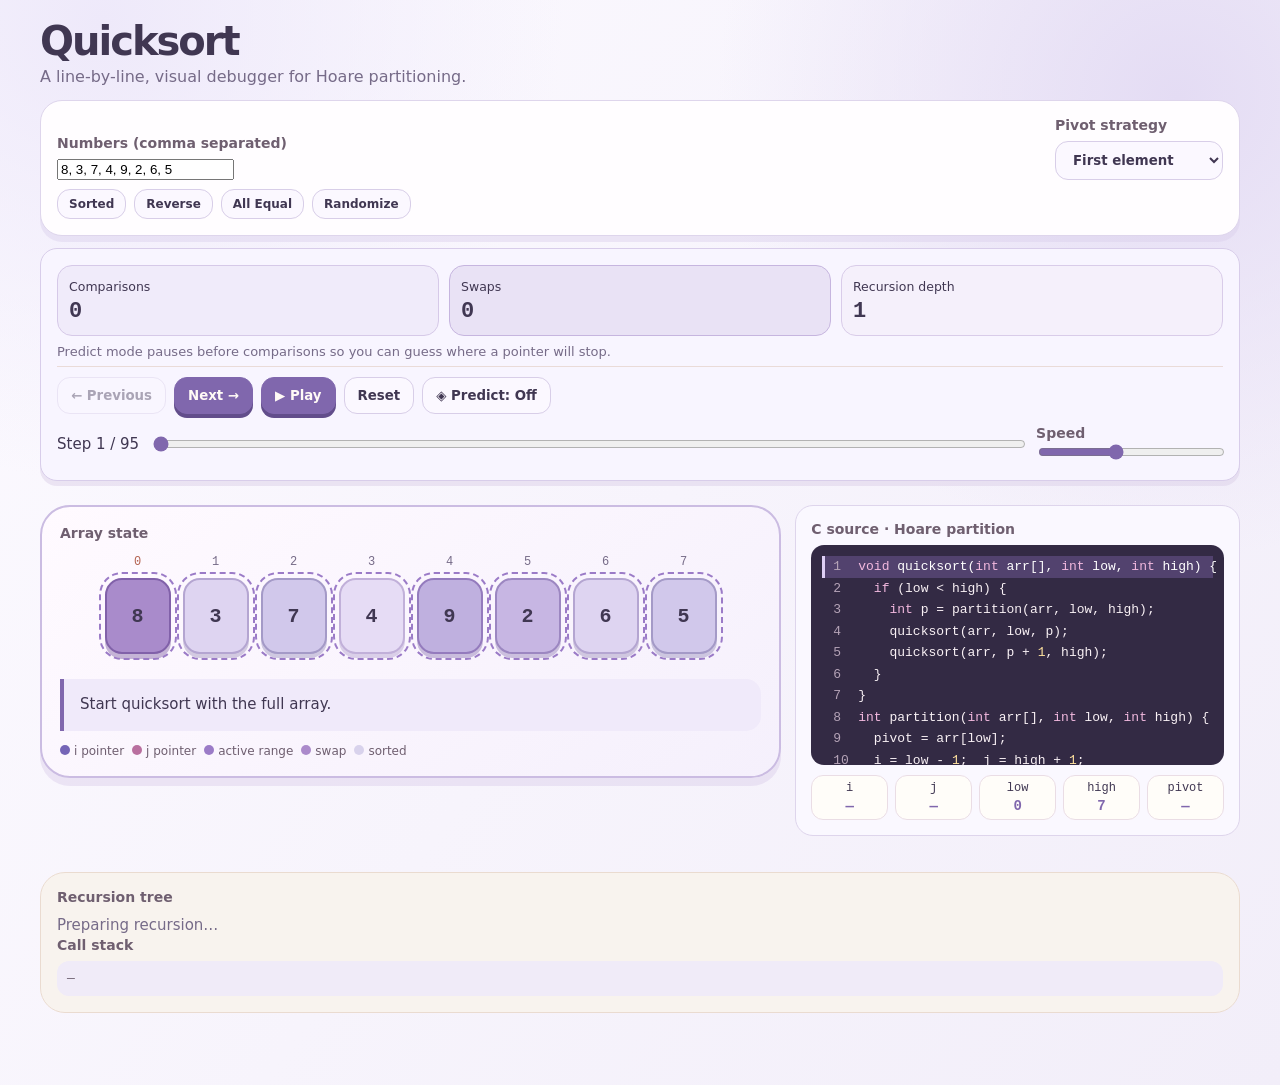
<file: index.html>
<!doctype html>
<html lang="en"><head><meta charset="utf-8"><meta name="viewport" content="width=device-width,initial-scale=1"><title>Quicksort Studio</title><link rel="icon" href="data:image/svg+xml,%3Csvg xmlns='http://www.w3.org/2000/svg' viewBox='0 0 64 64'%3E%3Crect width='64' height='64' rx='14' fill='%2314b8a6'/%3E%3Cpath d='M18 17h28v7H27l19 16-5 6-19-16v17h-7V17h3z' fill='white'/%3E%3C/svg%3E"><style>
:root{--ink:#463a4b;--muted:#817282;--paper:#fffaf3;--paper2:#f6eef7;--line:#e5d8dc;--rose:#ef8e9a;--peri:#8290dc;--coral:#eb7867;--butter:#f5d987;--sage:#b7d3b1;--sky:#acd9ef;--lilac:#cfb8e7;--mint:#b9ddd0;--warm:#f3b36f}*{box-sizing:border-box}html{scroll-behavior:smooth}body{margin:0;background:radial-gradient(circle at 8% 5%,#f8dfe3 0,transparent 28%),radial-gradient(circle at 92% 10%,#dceeee 0,transparent 30%),linear-gradient(120deg,#fffbf4,#f7f0fb);color:var(--ink);font:15px ui-rounded,"Nunito",Quicksand,system-ui,sans-serif;min-height:100vh}.app{max-width:1260px;margin:auto;padding:34px 20px 60px;animation:in .45s ease}@keyframes in{from{opacity:0;transform:translateY(8px)}to{opacity:1;transform:none}}h1{margin:0;font-size:clamp(32px,5vw,47px);letter-spacing:-2px;font-weight:800}h1 span{color:var(--coral)}.lead{color:var(--muted);margin:6px 0 25px;font-size:16px}.card{background:#fffdf9;border:1.5px solid var(--line);border-radius:22px;padding:20px;margin:16px 0;box-shadow:0 8px 0 #eadde180}.controls-top{display:grid;grid-template-columns:1fr auto;gap:14px;align-items:end}label,.section-label{display:block;color:#6f5f70;font-size:14px;font-weight:750;letter-spacing:0;text-transform:none;margin-bottom:8px}input[type=text]{width:100%;border:1.5px solid #decfd4;background:#fffdf9;color:var(--ink);border-radius:13px;padding:13px;font:15px ui-rounded,system-ui,sans-serif;outline:none}input:focus,select:focus,button:focus-visible{outline:3px solid #8290dc66;outline-offset:2px;border-color:var(--peri)}button,select{border:1.5px solid #ddcdd3;background:#fffaf3;color:var(--ink);padding:10px 13px;border-radius:13px;font-family:inherit;font-weight:700;cursor:pointer;transition:transform .18s ease,background .18s ease,box-shadow .18s ease}button:hover,select:hover{transform:translateY(-2px);background:#fff0df;box-shadow:0 4px 0 #e6d8d680}button:active{transform:translateY(0);box-shadow:none}button.primary{background:var(--coral);color:#fffaf6;border-color:var(--coral);box-shadow:0 4px 0 #c95d5f}button.primary:hover{background:#e66c68}button:disabled{opacity:.42;cursor:not-allowed;transform:none;box-shadow:none}.presets,.actions,.legend{display:flex;gap:8px;flex-wrap:wrap;margin-top:13px}.chip{font-size:12px;padding:7px 11px}.main-grid{display:grid;grid-template-columns:minmax(0,1.25fr) minmax(310px,.75fr);gap:19px;align-items:start}.main-grid .card:first-child{background:linear-gradient(145deg,#fffefa,#fff0e7);border:2px solid #f0bd9f;border-radius:30px;padding:25px;box-shadow:0 12px 0 #edcdbb66}.main-grid .card:nth-child(2){background:#faf7fc;border-radius:18px;box-shadow:none}.array-wrap{overflow-x:auto;padding:37px 8px 31px}.array{display:flex;gap:12px;min-width:max-content;justify-content:center}.box{width:66px;height:76px;display:grid;place-items:center;background:var(--butter);border:2px solid #e5c96e;border-radius:17px;font:700 20px "SFMono-Regular",Consolas,monospace;position:relative;transition:background .28s,border-color .28s,box-shadow .28s,transform .28s;box-shadow:0 5px 0 #d5bd7266}.box:nth-child(5n+1){background:var(--blush,#f4c6d1);border-color:#dd9fac;box-shadow:0 5px 0 #d28f9b66}.box:nth-child(5n+2){background:var(--butter);border-color:#e5c96e}.box:nth-child(5n+3){background:var(--sky);border-color:#8dbed7;box-shadow:0 5px 0 #7baec566}.box:nth-child(5n+4){background:var(--sage);border-color:#91b88b;box-shadow:0 5px 0 #83a87e66}.box:nth-child(5n){background:var(--lilac);border-color:#b69bce;box-shadow:0 5px 0 #a987c466}.box:after{content:attr(data-index);position:absolute;top:-25px;color:var(--muted);font:12px "SFMono-Regular",Consolas,monospace}.box.i:before,.box.j:before{position:absolute;bottom:-28px;padding:3px 8px;border-radius:99px;color:#fff;font:700 11px ui-rounded,system-ui,sans-serif;z-index:2}.box.i:before{content:'i';background:var(--peri)}.box.j:before{content:'j';background:var(--rose)}.box.i{border-color:var(--peri);box-shadow:0 0 0 4px #8290dc35,0 6px 0 #6e7cbd66}.box.j{border-color:var(--rose);box-shadow:0 0 0 4px #ef8e9a35,0 6px 0 #d8778566}.box.active{outline:2px dashed var(--coral);outline-offset:4px}.box.sorted{background:var(--mint);border-color:#83b7a3;box-shadow:0 5px 0 #70a69166}.box.swapped{animation:bounce .65s cubic-bezier(.2,.8,.2,1)}@keyframes bounce{25%{transform:translateY(-15px) rotate(-4deg);box-shadow:0 0 0 7px #f3b36f55,0 11px 0 #e0a25f77}55%{transform:translateY(2px) rotate(3deg)}75%{transform:translateY(-5px) rotate(-1deg)}}.why{border-left:4px solid var(--coral);background:#fff4e8;padding:14px 16px;border-radius:0 15px 15px 0;line-height:1.5;min-height:52px}.code{font:13px "SFMono-Regular",Consolas,monospace;line-height:1.72;white-space:pre;overflow:auto;background:#352e3a;color:#f9f1f5;border-radius:13px;padding:11px}.code div{padding:1px 8px;border-left:3px solid transparent}.code .on{background:#ef8e9a42;border-left-color:#ffd8a0;color:#fff}.ln{color:#b5a3b7;display:inline-block;width:25px}.kw{color:#f2b9df}.num{color:#ffe29e}.debug{display:grid;grid-template-columns:repeat(5,1fr);gap:7px;margin-top:13px}.debug div{background:#fffdf9;border:1.5px solid #eadde5;border-radius:12px;text-align:center;padding:7px 2px;font:12px "SFMono-Regular",Consolas,monospace}.debug b{display:block;color:#cf6875;font-size:14px;margin-top:3px}.stats{display:grid;grid-template-columns:repeat(3,1fr);gap:10px}.stat{background:#fff8e8;border:1.5px solid #f1db9b;border-radius:15px;padding:11px}.stat:nth-child(2){background:#f4effa;border-color:#d9c6ea}.stat:nth-child(3){background:#eaf7f0;border-color:#bfdec9}.stat b{display:block;font:700 22px "SFMono-Regular",Consolas,monospace;color:var(--ink);margin-top:4px}.progress-row{display:grid;grid-template-columns:auto 1fr auto;gap:12px;align-items:center;margin-top:14px}input[type=range]{accent-color:var(--coral);width:100%}.tree{min-height:0;overflow-x:auto;padding:8px 0}.tree-inner{display:flex;gap:12px;align-items:flex-start;min-width:max-content}.node{background:#fff7e8;border:1.5px solid #efdba3;border-radius:14px;padding:8px 11px;font:12px "SFMono-Regular",Consolas,monospace;position:relative}.node:not(:last-child):after{content:'→';position:absolute;right:-18px;color:#bc9fb0;font:17px ui-rounded,system-ui,sans-serif}.node.active{border-color:var(--coral);box-shadow:0 0 0 4px #eb786733}.node.done{background:#eaf7f0;border-color:#9fcaae}.stack{font:13px "SFMono-Regular",Consolas,monospace;color:#6d6070;min-height:0;background:#f6eef7;border-radius:12px;padding:10px}.legend{font-size:12px;color:#6f5f70}.dot{width:10px;height:10px;border-radius:50%;display:inline-block;margin-right:4px}.predict{margin-top:12px;padding:12px;background:#f0e8fb;border:1.5px solid #d3c0eb;border-radius:14px}.predict input{width:75px;padding:7px;background:#fffdf9;border:1px solid #d6c4dd;color:var(--ink);border-radius:8px}.error{color:#ba5366;margin-top:10px}.hide{display:none}#viz>.card:nth-of-type(1){background:#fffdf9;border-radius:17px;box-shadow:none}#viz>.card:nth-of-type(2){background:#f8f3ee;border-radius:25px;border-color:#eadbd0;box-shadow:none}.actions{border-top:1px solid #eadbd8;padding-top:14px}.predict-help{color:var(--muted);font-size:13px;margin:12px 0 -2px}@media(max-width:760px){.app{padding:22px 12px}.controls-top,.main-grid{grid-template-columns:1fr}.actions{display:grid;grid-template-columns:1fr 1fr}.actions button{width:100%}.debug{grid-template-columns:repeat(5,1fr)}.box{width:54px;height:62px;font-size:16px}.card,.main-grid .card:first-child{padding:16px;border-radius:20px}.progress-row{grid-template-columns:1fr}.array{justify-content:flex-start}}
 :root{--i:var(--peri);--j:var(--rose);--range:var(--coral);--swap:var(--warm);--sorted:var(--mint)}.box.pivot{background:var(--warm)!important;border-color:#df985c;box-shadow:0 5px 0 #cc814d66}.box.pivot:after{color:#b36250}</style></head><body><main class="app"><header><h1>Quicksort <span>Studio</span></h1><p class="lead">A line-by-line, visual debugger for Hoare partitioning.</p></header><section class="card"><div class="controls-top"><div><label for="input">Numbers (comma separated)</label><input id="input" value="8, 3, 7, 4, 9, 2, 6, 5" aria-label="Array input"></div><div><label for="strategy">Pivot strategy</label><select id="strategy"><option value="first">First element</option><option value="last">Last element</option><option value="median">Median of three</option></select></div></div><div class="presets"><button class="chip" data-p="sorted">Sorted</button><button class="chip" data-p="reverse">Reverse</button><button class="chip" data-p="equal">All Equal</button><button class="chip" data-p="random">Randomize</button></div><div id="error" class="error hide"></div></section><section id="empty" class="card hide">Enter values such as <code>8, 3, 7, 4</code> to begin your walkthrough.</section><div id="viz"><div class="main-grid"><section class="card"><div class="section-label">Array state</div><div class="array-wrap"><div class="array" id="array"></div></div><div id="why" class="why"></div><div class="legend"><span title="i scans right"><i class="dot" style="background:var(--i)"></i>i pointer</span><span title="j scans left"><i class="dot" style="background:var(--j)"></i>j pointer</span><span title="Active partition"><i class="dot" style="background:var(--range)"></i>active range</span><span title="Recently swapped"><i class="dot" style="background:var(--swap)"></i>swap</span><span title="Finalized"><i class="dot" style="background:var(--mint)"></i>sorted</span></div></section><section class="card"><div class="section-label">C source · Hoare partition</div><div id="code" class="code"></div><div class="debug" id="debug"></div><div id="predict" class="predict hide"><b>Predict mode</b> — where will <span id="guessTarget">i</span> stop? <input id="guess" type="number"><button id="reveal" class="chip">Reveal</button><span id="feedback"></span></div></section></div><section class="card"><div class="stats"><div class="stat"><small>Comparisons</small><b id="comparisons">0</b></div><div class="stat"><small>Swaps</small><b id="swaps">0</b></div><div class="stat"><small>Recursion depth</small><b id="depth">0</b></div></div><p class="predict-help">Predict mode pauses before comparisons so you can guess where a pointer will stop.</p><div class="actions"><button id="prev">← Previous</button><button id="next" class="primary">Next →</button><button id="play" class="primary">▶ Play</button><button id="reset">Reset</button><button id="predictToggle">◈ Predict: Off</button></div><div class="progress-row"><span id="stepLabel">Step 0 / 0</span><input id="scrub" type="range" min="0" value="0"><span><label style="display:inline;margin:0">Speed</label> <input id="speed" type="range" min="250" max="1600" value="800"></span></div></section><section class="card"><div class="section-label">Recursion tree</div><div class="tree"><div id="tree" class="tree-inner"></div></div><div class="section-label">Call stack</div><div id="stack" class="stack">—</div></section></div></main><script>
// Presentation-only polish: compact first screen, action controls first, lavender theme.
document.title='Quicksort';
document.querySelector('h1').textContent='Quicksort';
const presentationStyle=document.createElement('style');
presentationStyle.textContent=`
:root{--ink:#403752;--muted:#766b88;--line:#ddd3ed;--peri:#7565b7;--rose:#b96f9f;--coral:#8d73c6;--butter:#ddd2f1;--sage:#cfc7e7;--sky:#d8d0f0;--lilac:#c2b1df;--mint:#d8d2ec;--warm:#aa8aca;--i:var(--peri);--j:var(--rose);--range:#9b7bc7;--swap:#ab8acb;--sorted:#aaa0d0}
body{background:radial-gradient(circle at 8% 2%,#eee9fa 0,transparent 29%),radial-gradient(circle at 92% 9%,#e4dcf4 0,transparent 30%),linear-gradient(125deg,#fcfaff,#f2eef9)}
.app{max-width:1240px;padding:18px 20px 42px}h1{font-size:clamp(30px,4vw,40px)}.lead{margin:3px 0 14px}.lead{color:#766b88}h1 span{display:none}
.card{background:#fffdff;border-color:#ded5ec;box-shadow:0 6px 0 #d9ceea73;padding:16px;margin:12px 0}.controls-top{gap:10px}.presets{margin-top:9px}
button,select{border-color:#d8cee8;background:#fbf8ff;color:var(--ink)}button:hover,select:hover{background:#eee8f8;box-shadow:0 3px 0 #cfc2e188}button.primary{background:#8067ad;border-color:#8067ad;box-shadow:0 4px 0 #624d8b}button.primary:hover{background:#725a9e}
#viz{display:flex;flex-direction:column;gap:12px}#viz>.main-grid{order:1}#viz>.card:nth-of-type(1){order:0;margin:0;background:#f8f5ff;border-color:#d8cdea;box-shadow:0 5px 0 #d9cee77a}#viz>.card:nth-of-type(2){order:2}
.main-grid{gap:14px}.main-grid .card:first-child{background:linear-gradient(145deg,#fffaff,#f5f0fc);border-color:#cbbce2;box-shadow:0 8px 0 #d9cde973;padding:18px}.main-grid .card:nth-child(2){background:#faf8ff;border-color:#ded5ec}
.array-wrap{padding:29px 8px 25px}.box{background:#d8cef0;border-color:#a99aca;box-shadow:0 4px 0 #9384b566}.box:nth-child(5n+1){background:#c7b6e3;border-color:#9c87c1;box-shadow:0 4px 0 #8871ae66}.box:nth-child(5n+2){background:#ded4f1;border-color:#b4a5d1}.box:nth-child(5n+3){background:#d1c8eb;border-color:#a49ac7;box-shadow:0 4px 0 #8d82b566}.box:nth-child(5n+4){background:#e6dcf5;border-color:#c1b0d9;box-shadow:0 4px 0 #aa97c966}.box:nth-child(5n){background:#bfb0df;border-color:#947bbd;box-shadow:0 4px 0 #7f67aa66}.box.pivot{background:#a98bcb!important;border-color:#8161a9;box-shadow:0 5px 0 #704e9966}.box.active{outline-color:#9b7bc7}.box.i{border-color:#7565b7;box-shadow:0 0 0 4px #7565b733,0 5px 0 #63539e66}.box.j{border-color:#b96f9f;box-shadow:0 0 0 4px #b96f9f33,0 5px 0 #9e588566}.box.sorted{background:#d4cbea;border-color:#a79bc7;box-shadow:0 4px 0 #9487b566}.why{border-left-color:#8067ad;background:#f0eafa}.code{max-height:360px;line-height:1.5;background:#332a44}.code .on{background:#8067ad66;border-left-color:#decff5}.debug{margin-top:10px}.debug b{color:#8067ad}
.stat{background:#f0ebfa;border-color:#d6c9e8}.stat:nth-child(2){background:#e9e2f5;border-color:#c6b5df}.stat:nth-child(3){background:#f5f0fb;border-color:#d9cce9}.predict-help{margin:8px 0 -2px}.actions{padding-top:10px;margin-top:9px}.progress-row{margin-top:10px}.tree{padding:3px 0}.node{background:#f1ebfa;border-color:#d2c4e5}.node.active{border-color:#8067ad;box-shadow:0 0 0 4px #8067ad30}.node.done{background:#e7e0f3;border-color:#b7a6d2}.stack{background:#f0ebf8}.predict{background:#eee7f8;border-color:#d3c1e7}input[type=range]{accent-color:#8067ad}
/* Keep the reference code compact so it never creates a large empty row beside the array. */
.code{height:220px;max-height:220px}.debug div{padding:5px 2px}.main-grid .card:nth-child(2){padding:15px}.main-grid{align-items:start}
@media(max-width:760px){.app{padding:14px 12px 30px}.code{height:220px;max-height:220px}.main-grid .card:first-child{padding:16px}}
`;
document.head.append(presentationStyle);

// Algorithm / step generation ------------------------------------------------
const LINES=[['void quicksort(int arr[], int low, int high) {',1],['  if (low < high) {',2],['    int p = partition(arr, low, high);',3],['    quicksort(arr, low, p);',4],['    quicksort(arr, p + 1, high);',5],['  }',6],['}',7],['int partition(int arr[], int low, int high) {',8],['  pivot = arr[low];',9],['  i = low - 1;  j = high + 1;',10],['  while (true) {',11],['    do { i++; } while (arr[i] < pivot);',12],['    do { j--; } while (arr[j] > pivot);',13],['    if (i >= j) return j;',14],['    swap(arr[i], arr[j]);',15],['  }',16],['}',17]];
let steps=[],pos=0,timer=null,predictOn=false,previous=null;
const $=id=>document.getElementById(id);const clone=a=>a.slice();
function generate(input,strategy){let a=clone(input),cmp=0,sw=0,stack=[],nodes=[],id=0;steps=[];function add(type,line,why,extra={}){steps.push({type,line,why,array:clone(a),i:null,j:null,low:null,high:null,pivot:null,cmp,sw,stack:clone(stack),nodes:clone(nodes),...extra})}function part(low,high,depth){let pivotIndex=low;if(strategy==='last'){[a[low],a[high]]=[a[high],a[low]];sw++;add('swap',15,'The last-element strategy moves its chosen pivot into the classic first-element pivot position.',{low,high,i:low,j:high,swapped:[low,high]})}if(strategy==='median'){let m=low+Math.floor((high-low)/2), candidates=[[a[low],low],[a[m],m],[a[high],high]].sort((x,y)=>x[0]-y[0]);pivotIndex=candidates[1][1];if(pivotIndex!==low){[a[low],a[pivotIndex]]=[a[pivotIndex],a[low]];sw++;add('swap',15,'Median-of-three selects a middle-valued candidate, then places it at low so the Hoare logic stays unchanged.',{low,high,i:low,j:pivotIndex,swapped:[low,pivotIndex]})}}let pivot=a[low],i=low-1,j=high+1;add('pivot-chosen',9,`Choose ${pivot} as pivot: values below it belong left; values above it belong right.`,{low,high,i,j,pivot,depth});while(true){do{i++;cmp++;add('comparison',12,`Move i right: arr[${i}] = ${a[i]} is ${a[i]<pivot?'below':'not below'} pivot ${pivot}, so ${a[i]<pivot?'keep scanning':'i stops here'}.`,{low,high,i,j,pivot,depth})}while(a[i]<pivot);do{j--;cmp++;add('comparison',13,`Move j left: arr[${j}] = ${a[j]} is ${a[j]>pivot?'above':'not above'} pivot ${pivot}, so ${a[j]>pivot?'keep scanning':'j stops here'}.`,{low,high,i,j,pivot,depth})}while(a[j]>pivot);if(i>=j){add('partition-done',14,`Pointers crossed at i=${i}, j=${j}; j is the split point, so this partition is complete.`,{low,high,i,j,pivot,depth});return j}[a[i],a[j]]=[a[j],a[i]];sw++;add('swap',15,`i and j found values on the wrong sides of pivot ${pivot}; swap them to restore the partition invariant.`,{low,high,i,j,pivot,depth,swapped:[i,j]})}}
function qs(low,high,depth,parent){if(low>=high){if(low===high)add('sorted',2,`A one-item range needs no work: index ${low} is finalized.`,{low,high,depth,sorted:[low]});return}let node={id:++id,low,high,parent,status:'active'};nodes.push(node);stack.push(node);add('recursion-enter',2,`Enter quicksort(${low}, ${high}): this range still has at least two values to partition.`,{low,high,depth});let p=part(low,high,depth);add('recursion-enter',4,`Recurse into the left partition [${low}…${p}] before the right side.`,{low,high,pivot:a[low],depth});qs(low,p,depth+1,node.id);add('recursion-enter',5,`Now recurse into the right partition [${p+1}…${high}].`,{low,high,depth});qs(p+1,high,depth+1,node.id);node.status='done';stack.pop();add('recursion-exit',6,`Both child partitions are complete; return from quicksort(${low}, ${high}).`,{low,high,depth})}add('recursion-enter',1,'Start quicksort with the full array.',{low:0,high:a.length-1,depth:1});qs(0,a.length-1,1);add('sorted',7,'Every recursive call has returned: the whole array is sorted.',{low:0,high:a.length-1,depth:0,sorted:a.map((_,i)=>i)})}
// Rendering -----------------------------------------------------------------
function render(){let s=steps[pos];if(!s)return;let arr=$('array');arr.innerHTML='';s.array.forEach((v,k)=>{let b=document.createElement('div');b.className='box '+(k>=s.low&&k<=s.high?'active ':'')+(k===s.i?'i ':'')+(k===s.j?'j ':'')+(k===s.low?'pivot ':'')+(s.sorted?.includes(k)?'sorted ':'')+(s.swapped?.includes(k)?'swapped ':'');b.dataset.index=k;b.textContent=v;arr.appendChild(b)});$('why').textContent=s.why;$('code').innerHTML=LINES.map(([x,n])=>`<div class="${n===s.line?'on':''}"><span class="ln">${n}</span>${x.replace(/\b(int|if|while|do|return|void)\b/g,'<span class="kw">$1</span>').replace(/\b\d+\b/g,'<span class="num">$&</span>')}</div>`).join('');$('debug').innerHTML=['i','j','low','high','pivot'].map(k=>`<div>${k}<b>${s[k]??'—'}</b></div>`).join('');$('comparisons').textContent=s.cmp;$('swaps').textContent=s.sw;$('depth').textContent=s.depth||0;$('stepLabel').textContent=`Step ${pos+1} / ${steps.length}`;$('scrub').max=steps.length-1;$('scrub').value=pos;$('prev').disabled=pos===0;$('next').disabled=pos===steps.length-1;$('tree').innerHTML=s.nodes.map(n=>`<div class="node ${n.status==='done'?'done':''} ${n.low===s.low&&n.high===s.high?'active':''}">[${n.low}…${n.high}]</div>`).join('')||'<span style="color:var(--muted)">Preparing recursion…</span>';$('stack').textContent=s.stack.length?s.stack.map(n=>`quicksort(${n.low}, ${n.high})`).join('  →  '):'—';$('predict').classList.toggle('hide',!predictOn||s.type!=='comparison');if(predictOn&&s.type==='comparison'){$('guessTarget').textContent=s.line===12?'i':'j';$('feedback').textContent='';$('guess').value=''}}
function move(d){if(predictOn&&d>0&&steps[pos+1]?.type==='comparison'){let p=$('predict');if(p.classList.contains('hide')){}else{return}}pos=Math.max(0,Math.min(steps.length-1,pos+d));render()}function build(){let raw=$('input').value.trim();let vals=raw?raw.split(',').map(x=>x.trim()):[];if(!vals.length||vals.some(x=>x===''||!/^[-+]?\d+$/.test(x))){$('error').textContent='Please use comma-separated whole numbers, for example: 8, 3, 7, 4.';$('error').classList.remove('hide');$('viz').classList.add('hide');return}$('error').classList.add('hide');$('viz').classList.remove('hide');generate(vals.map(Number),$('strategy').value);pos=0;clearInterval(timer);timer=null;$('play').textContent='▶ Play';let u=new URL(location);u.searchParams.set('array',vals.join(','));u.searchParams.set('pivot',$('strategy').value);history.replaceState({},'',u);render()}
// Controls / event handlers --------------------------------------------------
$('next').onclick=()=>move(1);
$('prev').onclick=()=>move(-1);$('reset').onclick=()=>{pos=0;clearInterval(timer);timer=null;$('play').textContent='▶ Play';render()};$('scrub').oninput=e=>{pos=+e.target.value;render()};$('play').onclick=()=>{if(timer){clearInterval(timer);timer=null;$('play').textContent='▶ Play'}else{timer=setInterval(()=>{if(pos===steps.length-1){clearInterval(timer);timer=null;$('play').textContent='▶ Play'}else{pos++;render()}},+$('speed').value);$('play').textContent='❚❚ Pause'}};$('speed').oninput=()=>{if(timer){clearInterval(timer);timer=null;$('play').click()}};$('predictToggle').onclick=()=>{predictOn=!predictOn;$('predictToggle').textContent=`◈ Predict: ${predictOn?'On':'Off'}`;render()};$('reveal').onclick=()=>{let s=steps[pos],ok=+$('guess').value===(s.line===12?s.i:s.j);$('feedback').textContent=ok?' ✓ Exactly right!':' Not quite — follow the highlighted pointer.';setTimeout(()=>move(1),550)};$('input').onchange=build;$('strategy').onchange=build;document.querySelectorAll('[data-p]').forEach(b=>b.onclick=()=>{let p=b.dataset.p,a=p==='sorted'?[1,2,3,4,5,6,7,8]:p==='reverse'?[8,7,6,5,4,3,2,1]:p==='equal'?[5,5,5,5,5,5,5,5]:Array.from({length:8},()=>Math.floor(Math.random()*90)+1);$('input').value=a.join(', ');build()});document.addEventListener('keydown',e=>{if(e.target.tagName==='INPUT')return;if(e.key==='ArrowRight'){e.preventDefault();move(1)}if(e.key==='ArrowLeft'){e.preventDefault();move(-1)}if(e.code==='Space'){e.preventDefault();$('play').click()}});let q=new URLSearchParams(location.search);if(q.get('array'))$('input').value=q.get('array');if(q.get('pivot'))$('strategy').value=q.get('pivot');build();
</script>
<br>
</body>
</html>
</file>
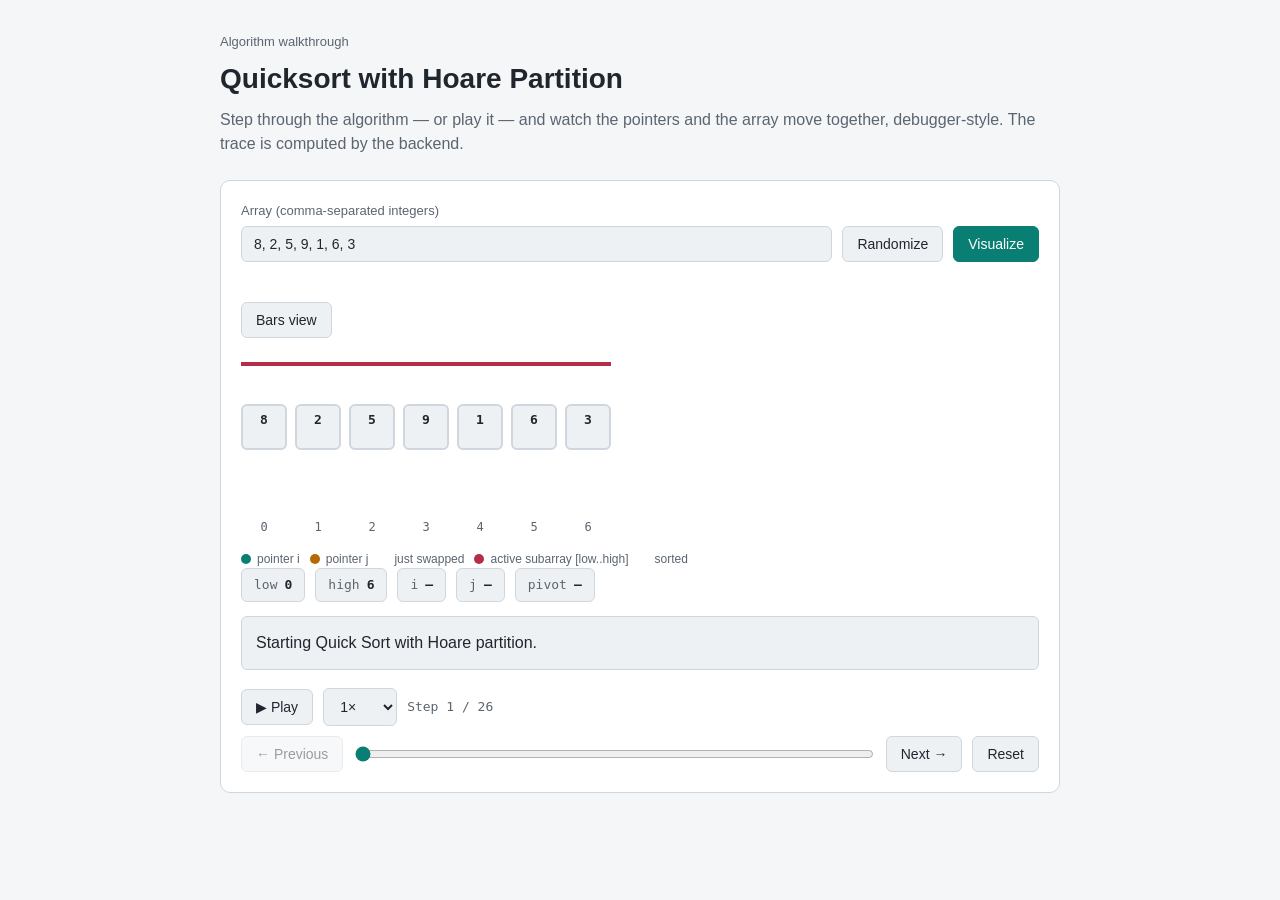
<file: frontend/index.html>
<!DOCTYPE html>
<html lang="en">
<head>
<meta charset="UTF-8">
<meta name="viewport" content="width=device-width, initial-scale=1, viewport-fit=cover">
<title>Quicksort — Hoare Partition Visualizer</title>
<link rel="preconnect" href="https://fonts.googleapis.com">
<link rel="preconnect" href="https://fonts.gstatic.com" crossorigin>
<link href="https://fonts.googleapis.com/css2?family=JetBrains+Mono:wght@400;500;600;700&family=Inter:wght@400;500;600;700&display=swap" rel="stylesheet">
<link rel="stylesheet" href="style.css">
</head>
<body>
<div class="wrap">
  <header>
    <p class="eyebrow">Algorithm walkthrough</p>
    <h1>Quicksort with Hoare Partition</h1>
    <p class="sub">Step through the algorithm — or play it — and watch the pointers and the array move together, debugger-style. The trace is computed by the backend.</p>
  </header>

  <div class="panel">
    <div class="controls">
      <div class="field">
        <label class="field-label" for="arrInput">Array (comma-separated integers)</label>
        <input type="text" id="arrInput" value="8, 2, 5, 9, 1, 6, 3" autocomplete="off">
      </div>
      <button id="randomizeBtn">Randomize</button>
      <button id="visualizeBtn" class="primary">Visualize</button>
    </div>
    <div class="error" id="errorMsg"></div>
    <div class="toolbar-row">
      <button id="viewToggle">Bars view</button>
    </div>

    <div class="stage-outer"><div class="stage" id="stage"></div></div>

    <div class="legend">
      <span><span class="dot" style="background:var(--i-color)"></span> pointer i</span>
      <span><span class="dot" style="background:var(--j-color)"></span> pointer j</span>
      <span><span class="dot" style="background:var(--swap-color)"></span> just swapped</span>
      <span><span class="dot" style="background:var(--pivot-color)"></span> active subarray [low..high]</span>
      <span><span class="dot" style="background:var(--sorted-color)"></span> sorted</span>
    </div>

    <div class="varpanel" id="varPanel"></div>
    <div class="explain" id="explainText"></div>

    <div class="nav">
      <div class="nav-row">
        <button id="playBtn">▶ Play</button>
        <select id="speedSelect">
          <option value="1200">0.5×</option>
          <option value="650" selected>1×</option>
          <option value="300">2×</option>
        </select>
        <span class="step-count" id="stepCount"></span>
      </div>
      <div class="nav-row">
        <button id="prevBtn">← Previous</button>
        <input type="range" id="scrubber" min="0" max="0" value="0">
        <button id="nextBtn">Next →</button>
        <button id="resetBtn">Reset</button>
      </div>
    </div>
  </div>
</div>
<script src="app.js"></script>
</body>
</html>
</file>
<file: frontend/style.css>
/* QUICK SORT VISUALIZER - simple styles, grouped by page section */

/* 1. Colours used throughout the page */
:root {
  --background: #f4f6f8; --white: #ffffff; --light-gray: #eef1f4;
  --border: #cfd6dd; --text: #20262e; --muted-text: #5b6570;
  --i-color: #087f72; --j-color: #b36a00; --pivot-color: #b52e48; --success-color: #398a3c;
}

/* 2. Basic page layout */
* { box-sizing: border-box; }
body { margin: 0; background: var(--background); color: var(--text); font-family: Arial, sans-serif; line-height: 1.5; }
.wrap { max-width: 880px; margin: auto; padding: 32px 20px 64px; }
header { margin-bottom: 24px; }
.eyebrow { margin: 0 0 6px; color: var(--muted-text); font-size: 13px; }
h1 { margin: 0 0 8px; font-size: 28px; }
.sub { margin: 0; color: var(--muted-text); }

/* 3. Main card and input controls */
.panel { margin-top: 20px; padding: 20px; background: var(--white); border: 1px solid var(--border); border-radius: 10px; }
.controls, .toolbar-row, .nav-row, .legend, .varpanel { display: flex; flex-wrap: wrap; gap: 10px; }
.controls { align-items: end; }
.field { flex: 1; min-width: 220px; }
.field-label { display: block; margin-bottom: 6px; color: var(--muted-text); font-size: 13px; }
input[type="text"], select { width: 100%; padding: 9px 12px; border: 1px solid var(--border); border-radius: 6px; background: var(--light-gray); color: var(--text); font-size: 14px; }
select { width: auto; }
button { padding: 9px 14px; border: 1px solid var(--border); border-radius: 6px; background: var(--light-gray); color: var(--text); font-size: 14px; cursor: pointer; }
button:hover { border-color: var(--i-color); }
button:disabled { cursor: not-allowed; opacity: 0.45; }
button.primary { background: var(--i-color); color: white; border-color: var(--i-color); }
.error { min-height: 18px; margin-top: 8px; color: var(--pivot-color); font-size: 13px; }
.toolbar-row { margin-top: 14px; }

/* 4. Array boxes and pointer labels */
.stage-outer { overflow-x: auto; margin-top: 22px; }
.stage { position: relative; height: 176px; min-width: max-content; }
.box-el { position: absolute; top: 44px; width: 46px; height: 46px; padding-top: 4px; text-align: center; border: 2px solid var(--border); border-radius: 6px; background: var(--light-gray); font-family: monospace; font-weight: bold; transition: left 0.3s, background 0.2s, height 0.2s; }
.box-el.out-range { opacity: 0.35; }
.box-el.marker-i { border-color: var(--i-color); }
.box-el.marker-j { border-color: var(--j-color); }
.box-el.marker-both { border-color: var(--pivot-color); }
.box-el.swapped, .box-el.sorted { background: var(--success-color); border-color: var(--success-color); color: white; }
.stage.bars .box-el { top: auto; bottom: 32px; border-radius: 4px 4px 0 0; }
.slot-idx, .slot-tag { position: absolute; width: 46px; text-align: center; font-family: monospace; font-size: 12px; }
.slot-idx { bottom: 0; color: var(--muted-text); }
.slot-tag { top: 12px; font-weight: bold; }
.slot-tag.i { color: var(--i-color); }
.slot-tag.j { top: 28px; color: var(--j-color); }
.range-bar-el { position: absolute; top: 2px; height: 4px; background: var(--pivot-color); display: none; }

/* 5. Explanation, legend, and navigation */
.legend { margin-top: 14px; color: var(--muted-text); font-size: 12px; }
.legend span { display: inline-flex; align-items: center; gap: 6px; }
.dot { width: 10px; height: 10px; border-radius: 50%; }
.vchip, .explain { border: 1px solid var(--border); border-radius: 6px; background: var(--light-gray); }
.vchip { display: flex; gap: 7px; padding: 6px 12px; font-family: monospace; }
.vk { color: var(--muted-text); }
.vv { font-weight: bold; }
.explain { margin-top: 14px; padding: 14px; }
.pivot-badge { color: var(--pivot-color); font-weight: bold; }
.nav { display: flex; flex-direction: column; gap: 10px; margin-top: 18px; }
.nav-row { align-items: center; }
.step-count { min-width: 90px; color: var(--muted-text); font-family: monospace; font-size: 13px; }
input[type="range"] { flex: 1; min-width: 120px; accent-color: var(--i-color); }

/* 6. Smaller screens */
@media (max-width: 480px) {
  .wrap { padding: 20px 12px; }
  .panel { padding: 14px; }
  h1 { font-size: 23px; }
}
</file>
